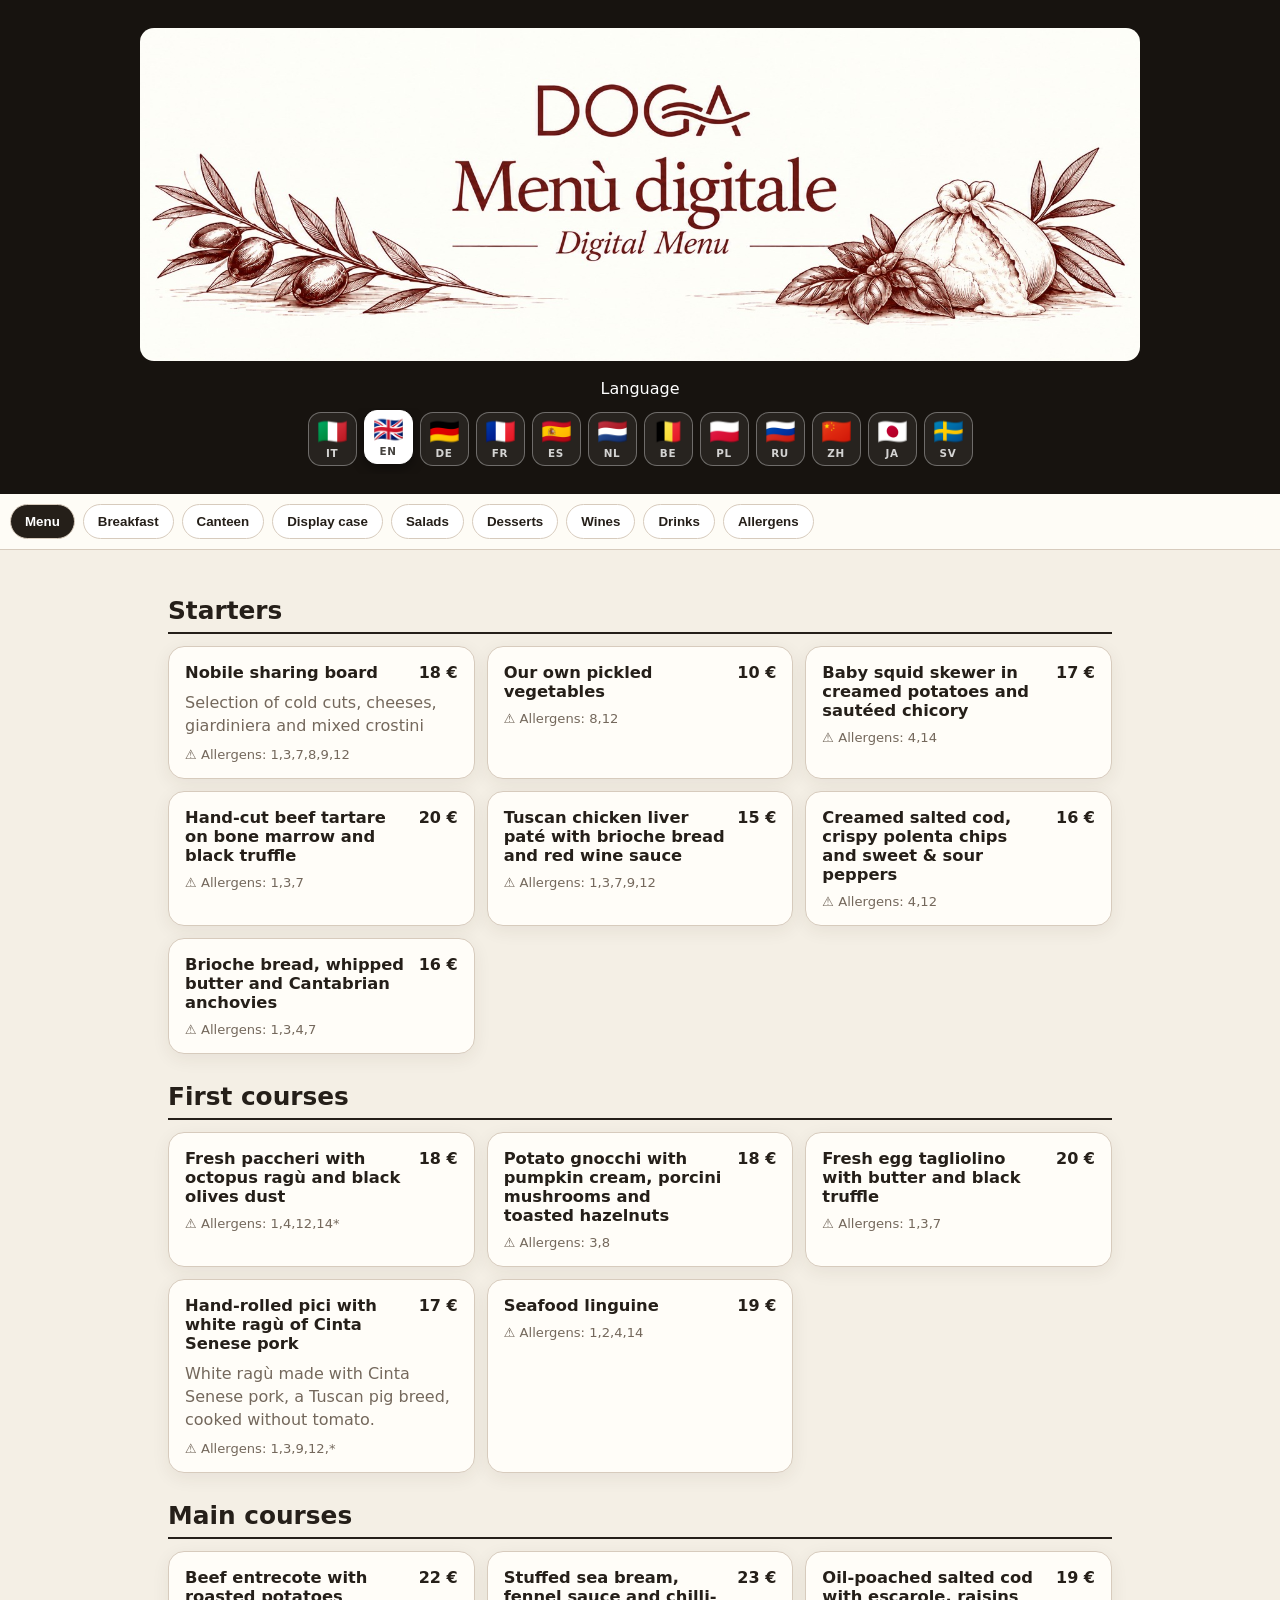
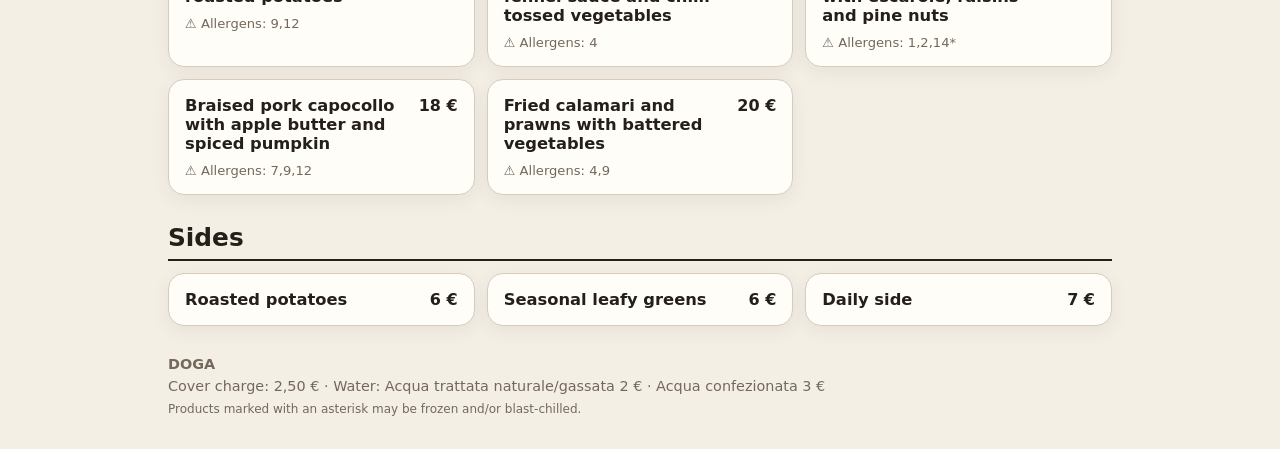
<file: index.html>
<!doctype html>
<html lang="it">
<head>
  <meta charset="utf-8">
  <meta name="viewport" content="width=device-width,initial-scale=1">
  <meta name="theme-color" content="#17130f">
  <meta name="description" content="Menù digitale multilingua DOGA">
  <title>DOGA · Menù digitale</title>
  <link rel="stylesheet" href="styles.css">
</head>
<body>
  <header class="hero">
    <img src="img/banner-doga.jpg?v=2580140" alt="DOGA" class="doga-logo">
    <div id="subtitle" class="subtitle">Menù digitale</div>
    <div class="language">
      <span id="languageLabel">Lingua</span>
      <div id="languageButtons"
           class="language-buttons"
           role="group"
           aria-label="Selezione lingua"></div>
    </div>
  </header>

  <nav id="tabs" class="tabs" aria-label="Sections"></nav>
  <main id="content" class="content"><div class="loading">Caricamento…</div></main>
  <footer id="footer"></footer>

  <script src="app.js?v=20260923181658" defer></script>
</body>
</html>
</file>
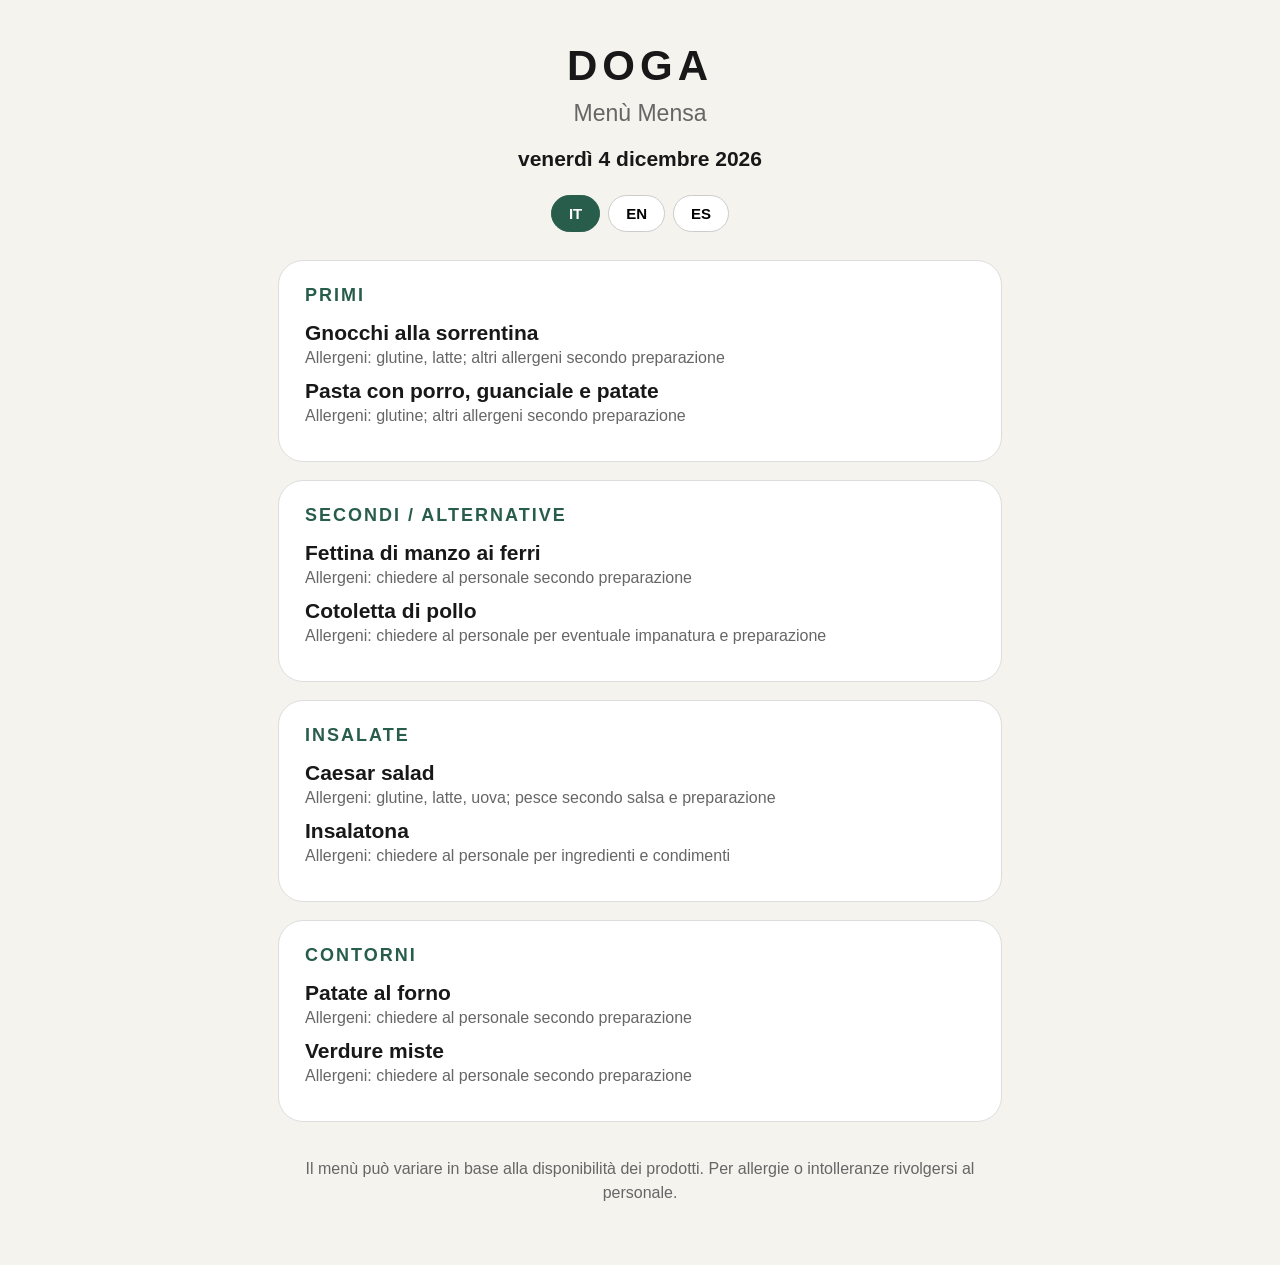
<file: mensa/index.html>
<!doctype html>
<html lang="it">
<head>
<meta charset="utf-8">
<meta name="viewport" content="width=device-width,initial-scale=1">
<title>DOGA - Menu Mensa</title>

<style>
*{box-sizing:border-box}
body{
  margin:0;
  background:#f5f3ed;
  color:#181818;
  font-family:Arial,Helvetica,sans-serif;
}
main{
  max-width:760px;
  margin:auto;
  padding:32px 18px 60px;
}
header{text-align:center;margin-bottom:28px}
h1{
  font-size:42px;
  letter-spacing:5px;
  margin:10px 0;
}
.subtitle{font-size:23px;color:#666}
#today{font-size:21px;font-weight:bold;margin-top:20px}

.languages{
  display:flex;
  justify-content:center;
  gap:8px;
  margin:24px 0;
}
.languages button{
  border:1px solid #ccc;
  background:white;
  border-radius:20px;
  padding:9px 17px;
  font-weight:bold;
  font-size:15px;
}
.languages button.active{
  background:#285d4b;
  color:white;
  border-color:#285d4b;
}

.card{
  background:#fff;
  border:1px solid #ddd;
  border-radius:25px;
  padding:24px 26px;
  margin:18px 0;
}
.label{
  color:#285d4b;
  font-size:18px;
  font-weight:bold;
  letter-spacing:2px;
  margin-bottom:15px;
}
.dish{
  font-size:21px;
  font-weight:bold;
  margin:10px 0 4px;
}
.notes{
  color:#666;
  font-size:16px;
  margin-bottom:12px;
}
footer{
  color:#666;
  font-size:16px;
  text-align:center;
  margin-top:35px;
  line-height:1.5;
}
</style>
</head>

<body>
<main>

<header>
<h1>DOGA</h1>
<div class="subtitle" id="subtitle">Menù Mensa</div>
<div id="today"></div>

<div class="languages">
<button id="b-it" onclick="setLang('it')">IT</button>
<button id="b-en" onclick="setLang('en')">EN</button>
<button id="b-es" onclick="setLang('es')">ES</button>
</div>
</header>

<div id="menu"></div>

<footer id="footer"></footer>

</main>

<script>
const menus = {
it:{subtitle:"Menù Mensa",sections:[["PRIMI",[["Gnocchi alla sorrentina","Allergeni: glutine, latte; altri allergeni secondo preparazione"],["Pasta con porro, guanciale e patate","Allergeni: glutine; altri allergeni secondo preparazione"]]],["SECONDI / ALTERNATIVE",[["Fettina di manzo ai ferri","Allergeni: chiedere al personale secondo preparazione"],["Cotoletta di pollo","Allergeni: chiedere al personale per eventuale impanatura e preparazione"]]],["INSALATE",[["Caesar salad","Allergeni: glutine, latte, uova; pesce secondo salsa e preparazione"],["Insalatona","Allergeni: chiedere al personale per ingredienti e condimenti"]]],["CONTORNI",[["Patate al forno","Allergeni: chiedere al personale secondo preparazione"],["Verdure miste","Allergeni: chiedere al personale secondo preparazione"]]]],footer:"Il menù può variare in base alla disponibilità dei prodotti. Per allergie o intolleranze rivolgersi al personale."},
en:{subtitle:"Canteen Menu",sections:[["FIRST COURSES",[["Gnocchi alla Sorrentina","Allergens: gluten, milk; other allergens depend on preparation"],["Pasta with leek, guanciale and potatoes","Allergens: gluten; other allergens depend on preparation"]]],["MAIN COURSES / ALTERNATIVES",[["Grilled beef steak","Allergens: please ask our staff depending on preparation"],["Chicken cutlet","Allergens: please ask our staff about possible breading and preparation"]]],["SALADS",[["Caesar salad","Allergens: gluten, milk, eggs; fish depending on dressing and preparation"],["Mixed salad","Allergens: please ask our staff about ingredients and dressing"]]],["SIDE DISHES",[["Roast potatoes","Allergens: please ask our staff depending on preparation"],["Mixed vegetables","Allergens: please ask our staff depending on preparation"]]]],footer:"The menu may vary depending on product availability. Please inform our staff of any food allergies or intolerances."},
es:{subtitle:"Menú de Comedor",sections:[["PRIMEROS",[["Ñoquis a la sorrentina","Alérgenos: gluten, leche; otros alérgenos según la preparación"],["Pasta con puerro, guanciale y patatas","Alérgenos: gluten; otros alérgenos según la preparación"]]],["SEGUNDOS / ALTERNATIVAS",[["Filete de ternera a la parrilla","Alérgenos: consultar al personal según la preparación"],["Filete de pollo","Alérgenos: consultar al personal sobre un posible empanado y la preparación"]]],["ENSALADAS",[["Ensalada César","Alérgenos: gluten, leche, huevos; pescado según la salsa y la preparación"],["Ensalada mixta","Alérgenos: consultar al personal sobre los ingredientes y el aliño"]]],["GUARNICIONES",[["Patatas al horno","Alérgenos: consultar al personal según la preparación"],["Verduras variadas","Alérgenos: consultar al personal según la preparación"]]]],footer:"El menú puede variar según la disponibilidad de los productos. Para alergias o intolerancias, consulte al personal."}
};

function setLang(lang){
 const x=menus[lang];

 document.getElementById("subtitle").textContent=x.subtitle;
 document.documentElement.lang=lang;

 document.querySelectorAll(".languages button")
   .forEach(b=>b.classList.remove("active"));
 document.getElementById("b-"+lang).classList.add("active");

 const d=new Date();
 const isSunday=d.getDay()===0;
 let html="";

 if(isSunday){
   const sunday={
     it:{
       label:"DOMENICA",
       title:"Servizio mensa non effettuato",
       text:"Su richiesta, possono essere disponibili alcune proposte in base alla disponibilità della cucina.",
       footer:"Per informazioni rivolgersi al personale."
     },
     en:{
       label:"SUNDAY",
       title:"Canteen service not available",
       text:"Some dishes may be available on request, subject to kitchen availability.",
       footer:"Please ask our staff for more information."
     },
     es:{
       label:"DOMINGO",
       title:"Servicio de comedor no disponible",
       text:"Algunos platos pueden estar disponibles bajo petición, según la disponibilidad de la cocina.",
       footer:"Para más información, consulte al personal."
     }
   }[lang];

   html='<section class="card">'
       +'<div class="label">'+sunday.label+'</div>'
       +'<div class="dish">'+sunday.title+'</div>'
       +'<div class="notes">'+sunday.text+'</div>'
       +'</section>';

   document.getElementById("footer").textContent=sunday.footer;

 }else{

   x.sections.forEach(section=>{
     html+='<section class="card">';
     html+='<div class="label">'+section[0]+'</div>';

     section[1].forEach(item=>{
       html+='<div class="dish">'+item[0]+'</div>';
       html+='<div class="notes">'+item[1]+'</div>';
     });

     html+='</section>';
   });

   document.getElementById("footer").textContent=x.footer;
 }

 document.getElementById("menu").innerHTML=html;

 const locale=lang==="it"?"it-IT":lang==="es"?"es-ES":"en-GB";
 document.getElementById("today").textContent=
   d.toLocaleDateString(locale,{
     weekday:"long",
     day:"numeric",
     month:"long",
     year:"numeric"
   });
}

setLang("it");
</script>

</body>
</html>
</file>
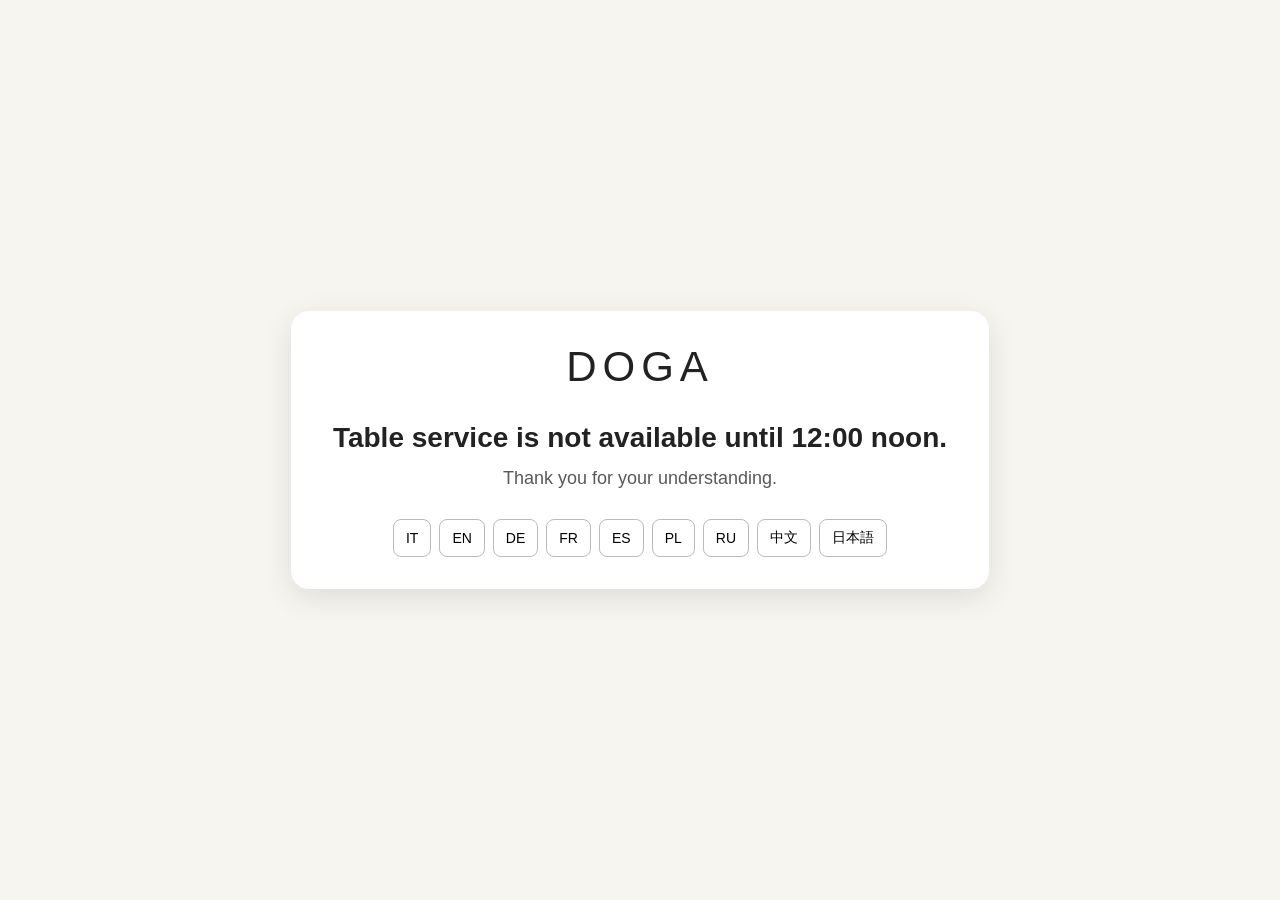
<file: servizio-tavolo/index.html>
<!DOCTYPE html>
<html lang="it">
<head>
<meta charset="UTF-8">
<meta name="viewport" content="width=device-width, initial-scale=1.0">
<title>DOGA - Servizio al tavolo</title>

<style>
body{
    margin:0;
    font-family:Arial,Helvetica,sans-serif;
    background:#f7f5ef;
    color:#222;
    min-height:100vh;
    display:flex;
    align-items:center;
    justify-content:center;
}

.card{
    width:min(92%,650px);
    background:white;
    padding:32px 24px;
    border-radius:18px;
    box-shadow:0 8px 30px rgba(0,0,0,.10);
    text-align:center;
}

.logo{
    font-size:42px;
    letter-spacing:6px;
    margin-bottom:28px;
}

.message{
    font-size:28px;
    line-height:1.35;
    font-weight:600;
    margin:25px 0 12px;
}

.thanks{
    font-size:18px;
    opacity:.75;
}

.languages{
    margin-top:30px;
    display:flex;
    flex-wrap:wrap;
    gap:8px;
    justify-content:center;
}

button{
    border:1px solid #bbb;
    background:white;
    border-radius:8px;
    padding:9px 12px;
    font-size:14px;
    cursor:pointer;
}
</style>
</head>

<body>

<div class="card">

<div class="logo">DOGA</div>

<div id="message" class="message"></div>
<div id="thanks" class="thanks"></div>

<div class="languages">
<button onclick="setLang('it')">IT</button>
<button onclick="setLang('en')">EN</button>
<button onclick="setLang('de')">DE</button>
<button onclick="setLang('fr')">FR</button>
<button onclick="setLang('es')">ES</button>
<button onclick="setLang('pl')">PL</button>
<button onclick="setLang('ru')">RU</button>
<button onclick="setLang('zh')">中文</button>
<button onclick="setLang('ja')">日本語</button>
</div>

</div>

<script>

const text = {

it:{
message:"Il servizio al tavolo non è disponibile fino alle 12:00.",
thanks:"Grazie per la comprensione."
},

en:{
message:"Table service is not available until 12:00 noon.",
thanks:"Thank you for your understanding."
},

de:{
message:"Tischservice ist erst ab 12:00 Uhr verfügbar.",
thanks:"Vielen Dank für Ihr Verständnis."
},

fr:{
message:"Le service à table est disponible à partir de 12h00.",
thanks:"Merci de votre compréhension."
},

es:{
message:"El servicio de mesa está disponible a partir de las 12:00.",
thanks:"Gracias por su comprensión."
},

pl:{
message:"Obsługa przy stoliku jest dostępna od godziny 12:00.",
thanks:"Dziękujemy za wyrozumiałość."
},

ru:{
message:"Обслуживание за столиками доступно с 12:00.",
thanks:"Спасибо за понимание."
},

zh:{
message:"桌边服务从12:00开始。",
thanks:"感谢您的理解。"
},

ja:{
message:"テーブルサービスは12:00からとなります。",
thanks:"ご理解ありがとうございます。"
}

};

function setLang(lang){

if(!text[lang]) lang="en";

document.documentElement.lang=lang;
document.getElementById("message").textContent=text[lang].message;
document.getElementById("thanks").textContent=text[lang].thanks;

}

let lang=(navigator.language || "en").toLowerCase();

if(lang.startsWith("it")) lang="it";
else if(lang.startsWith("de")) lang="de";
else if(lang.startsWith("fr")) lang="fr";
else if(lang.startsWith("es")) lang="es";
else if(lang.startsWith("pl")) lang="pl";
else if(lang.startsWith("ru")) lang="ru";
else if(lang.startsWith("zh")) lang="zh";
else if(lang.startsWith("ja")) lang="ja";
else lang="en";

setLang(lang);

</script>

</body>
</html>
</file>
<file: styles.css>
:root{--bg:#f4efe5;--card:#fffdf8;--ink:#251f19;--muted:#74685c;--line:#d7cbbd;--accent:#6c4f38}
*{box-sizing:border-box}
html{scroll-behavior:smooth}
body{margin:0;background:var(--bg);color:var(--ink);font-family:system-ui,-apple-system,Segoe UI,Roboto,Arial,sans-serif}
.hero{padding:28px 18px 20px;text-align:center;background:#17130f;color:#fff}
.logo{font-size:clamp(2.5rem,9vw,5rem);letter-spacing:.18em;font-weight:300}
.subtitle{opacity:.82;margin-top:2px}
.language{display:inline-flex;gap:10px;align-items:center;margin-top:18px}
select{font:inherit;padding:9px 12px;border-radius:10px;border:1px solid #ffffff42;background:#fff;color:#1c1814}
.tabs{position:sticky;top:0;z-index:10;display:flex;gap:8px;overflow:auto;padding:10px;background:#fffdf8e8;backdrop-filter:blur(12px);border-bottom:1px solid var(--line)}
.tabs button{white-space:nowrap;border:1px solid var(--line);background:#fff;border-radius:999px;padding:9px 14px;font-weight:700;color:var(--ink)}
.tabs button.active{background:var(--ink);color:#fff}
.content{max-width:980px;margin:auto;padding:18px}
.section-title{font-size:1.55rem;margin:28px 0 12px;border-bottom:2px solid var(--ink);padding-bottom:7px}
.grid{display:grid;grid-template-columns:repeat(auto-fit,minmax(280px,1fr));gap:12px}
.card{background:var(--card);border:1px solid var(--line);border-radius:16px;padding:16px;box-shadow:0 5px 18px #3b2f2212}
.card-head{display:flex;gap:12px;align-items:flex-start;justify-content:space-between}
.card h3{margin:0;font-size:1.02rem}
.price{font-weight:800;white-space:nowrap}
.desc{color:var(--muted);line-height:1.45;margin:.55rem 0 0}
.allergen{font-size:.82rem;color:var(--muted);margin-top:10px}
.notice{background:#fff8df;border:1px solid #ead79a;border-radius:14px;padding:14px;margin:14px 0}
.list{display:grid;gap:10px}
.simple-row{display:flex;justify-content:space-between;gap:16px;background:var(--card);border:1px solid var(--line);border-radius:14px;padding:14px}
footer{max-width:980px;margin:10px auto 30px;padding:0 18px;color:var(--muted);font-size:.9rem;line-height:1.5}
.loading{text-align:center;padding:50px}
@media(max-width:520px){.content{padding:12px}.card{padding:14px}.logo{letter-spacing:.12em}}

.language{
  display:flex;
  flex-direction:column;
  align-items:center;
  gap:10px;
  margin-top:18px
}

.language-buttons{
  display:flex;
  justify-content:center;
  gap:7px;
  max-width:100%;
  overflow-x:auto;
  padding:4px 2px 8px;
  scrollbar-width:none
}

.language-buttons::-webkit-scrollbar{
  display:none
}

.language-button{
  min-width:48px;
  border:1px solid #ffffff55;
  border-radius:13px;
  padding:7px 8px 6px;
  background:#ffffff12;
  color:#fff;
  font:inherit;
  cursor:pointer;
  display:flex;
  flex-direction:column;
  align-items:center;
  gap:2px
}

.language-button span{
  font-size:1.55rem;
  line-height:1
}

.language-button small{
  font-size:.65rem;
  font-weight:800;
  letter-spacing:.06em;
  opacity:.8
}

.language-button.active{
  background:#fff;
  color:#17130f;
  border-color:#fff;
  transform:translateY(-2px);
  box-shadow:0 4px 12px #0006
}

@media(max-width:520px){
  .language-buttons{
    justify-content:flex-start;
    width:100%
  }

  .language-button{
    min-width:46px
  }
}


.doga-logo{
  display:block;
  width:min(340px,82vw);
  height:auto;
  margin:0 auto 14px;
  filter:invert(1);
}


.wine-filters{
  display:flex;
  gap:9px;
  overflow-x:auto;
  padding:4px 0 16px;
  margin-bottom:18px;
  scrollbar-width:none;
}

.wine-filters::-webkit-scrollbar{
  display:none;
}

.wine-filter{
  flex:0 0 auto;
  border:1px solid #d8cfc0;
  border-radius:999px;
  padding:10px 15px;
  background:#fffdf8;
  color:#211c17;
  font:inherit;
  font-weight:750;
  cursor:pointer;
}

.wine-filter.active{
  background:#211c17;
  color:#fff;
  border-color:#211c17;
}

.wine-group{
  margin-bottom:34px;
}

.wine-card h3{
  margin-right:12px;
}

.wine-subtitle{
  margin:18px 0 6px;
  font-size:1rem;
}

.wine-description{
  margin-top:18px;
  padding-top:16px;
  border-top:1px solid #ded6ca;
  line-height:1.6;
}

/* DOGA banner 2026-10-11 */
.doga-logo{
  display:block;
  width:min(1000px,96vw);
  height:auto;
  margin:0 auto 14px;
  filter:none;
  border-radius:14px;
}

.subtitle{
  display:none;
}

/* DOGA cambio banner Menu / Carta Vini */
.doga-logo{
  transition:opacity .28s ease;
}

.doga-logo.banner-fade{
  opacity:0;
}
</file>
